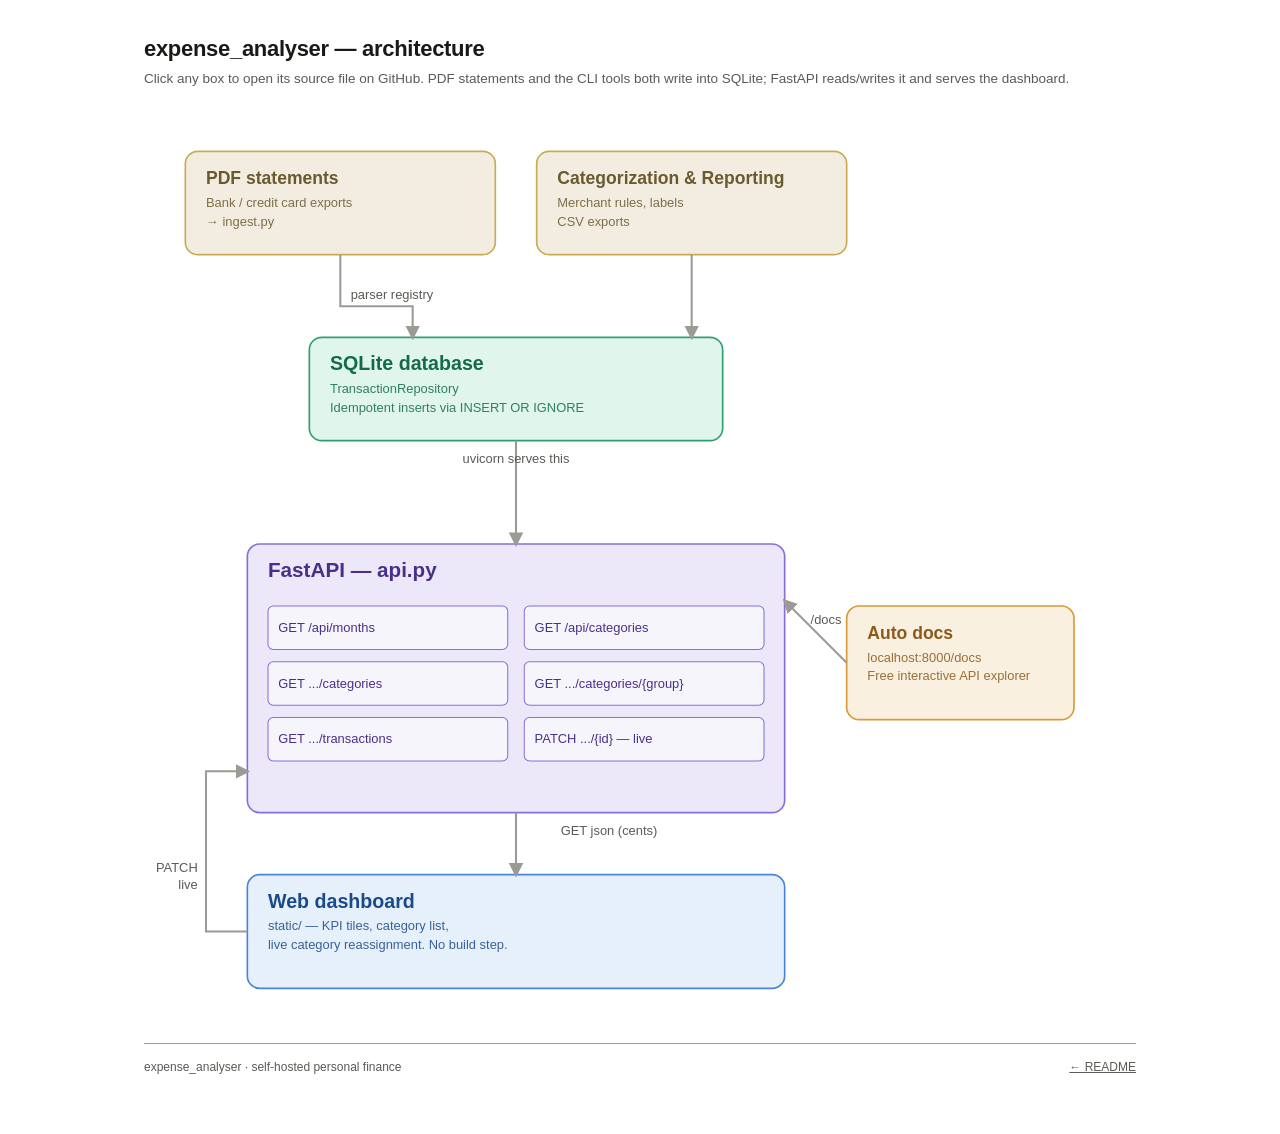
<file: docs/architecture.html>
<!DOCTYPE html>
<html lang="en">
<head>
<meta charset="UTF-8">
<meta name="viewport" content="width=device-width, initial-scale=1.0">
<title>expense_analyser — architecture</title>
<style>
  * { box-sizing: border-box; margin: 0; padding: 0; }

  :root {
    --bg: #ffffff;
    --text1: #1a1916;
    --text2: #5c5a55;
    --arrow: #9c9a94;

    --tan-bg: #f2ede0; --tan-border: #c9ab52; --tan-text: #6b5a2e;
    --teal-bg: #e0f5ec; --teal-border: #2f9e6e; --teal-text: #146b4a;
    --purple-bg: #ece7f9; --purple-border: #8a6fd8; --purple-text: #4a2f8a;
    --blue-bg: #e6f0fb; --blue-border: #4a86d8; --blue-text: #1a4a8a;
    --amber-bg: #faf0e0; --amber-border: #d89a3a; --amber-text: #8a5a1a;
    --sub-bg: rgba(255,255,255,0.6); --sub-border: #8a6fd8;
  }

  @media (prefers-color-scheme: dark) {
    :root {
      --bg: #14130f;
      --text1: #edecea;
      --text2: #9c9a94;
      --arrow: #6c6a64;

      --tan-bg: #2a2418; --tan-border: #a08838; --tan-text: #e0cf8a;
      --teal-bg: #0f2318; --teal-border: #2f9e6e; --teal-text: #7bdcae;
      --purple-bg: #1e1835; --purple-border: #8a6fd8; --purple-text: #c2b0f5;
      --blue-bg: #0f1d35; --blue-border: #4a86d8; --blue-text: #9dc4f5;
      --amber-bg: #2a1e0a; --amber-border: #d89a3a; --amber-text: #f0be7a;
      --sub-bg: rgba(0,0,0,0.3); --sub-border: #8a6fd8;
    }
  }

  html { background: var(--bg); }
  body {
    max-width: 1040px; margin: 0 auto; padding: 36px 24px 60px;
    font-family: -apple-system, BlinkMacSystemFont, 'Segoe UI', sans-serif;
    color: var(--text1);
  }
  header { margin-bottom: 20px; }
  h1 { font-size: 22px; font-weight: 600; letter-spacing: -0.3px; }
  .sub { font-size: 13.5px; color: var(--text2); margin-top: 6px; line-height: 1.6; }
  svg text { font-family: -apple-system, BlinkMacSystemFont, 'Segoe UI', sans-serif; }
  svg a { cursor: pointer; }
  svg a:hover rect.node-box { filter: brightness(0.96); }
  @media (prefers-color-scheme: dark) { svg a:hover rect.node-box { filter: brightness(1.25); } }
  footer { margin-top: 20px; padding-top: 16px; border-top: 1px solid var(--arrow); font-size: 12px; color: var(--text2); display: flex; justify-content: space-between; flex-wrap: wrap; gap: 8px; }
  footer a { color: var(--text2); }
</style>
</head>
<body>

<header>
  <h1>expense_analyser — architecture</h1>
  <p class="sub">Click any box to open its source file on GitHub. PDF statements and the CLI tools both write into SQLite; FastAPI reads/writes it and serves the dashboard.</p>
</header>

<svg viewBox="0 0 1000 900" style="width: 100%; height: auto;" id="diagram"></svg>

<footer>
  <span>expense_analyser · self-hosted personal finance</span>
  <div><a href="../README.md">← README</a></div>
</footer>

<script>
const NS = "http://www.w3.org/2000/svg";
function el(tag, attrs = {}, parent) {
  const e = document.createElementNS(NS, tag);
  for (const [k, v] of Object.entries(attrs)) e.setAttribute(k, v);
  if (parent) parent.appendChild(e);
  return e;
}

const svg = document.getElementById("diagram");

// Arrowhead marker
const defs = el("defs", {}, svg);
const marker = el("marker", {
  id: "arrow", viewBox: "0 0 10 10", refX: "8", refY: "5",
  markerWidth: "7", markerHeight: "7", orient: "auto-start-reverse",
}, defs);
el("path", { d: "M 0 0 L 10 5 L 0 10 z", fill: "var(--arrow)" }, marker);

function connector(pathData) {
  el("path", { d: pathData, fill: "none", stroke: "var(--arrow)", "stroke-width": 2, "marker-end": "url(#arrow)" }, svg);
}

function label(x, y, text, anchor = "middle") {
  const t = el("text", { x, y, "text-anchor": anchor, "font-size": 12.5, fill: "var(--text2)", "font-family": "ui-monospace, monospace" }, svg);
  t.textContent = text;
  return t;
}

function node({ x, y, w, h, color, title, sub, href, titleSize = 17 }) {
  const a = el("a", { href }, svg);
  const g = el("g", {}, a);
  el("rect", {
    class: "node-box", x, y, width: w, height: h, rx: 12,
    fill: `var(--${color}-bg)`, stroke: `var(--${color}-border)`, "stroke-width": 1.6,
  }, g);
  const t1 = el("text", { x: x + 20, y: y + 32, "font-size": titleSize, "font-weight": 700, fill: `var(--${color}-text)` }, g);
  t1.textContent = title;
  sub.forEach((line, i) => {
    const t2 = el("text", { x: x + 20, y: y + 54 + i * 18, "font-size": 12.5, fill: `var(--${color}-text)`, opacity: 0.85 }, g);
    t2.textContent = line;
  });
  return { x, y, w, h, cx: x + w / 2, cy: y + h / 2 };
}

function subBox(x, y, w, h, text) {
  el("rect", { x, y, width: w, height: h, rx: 5, fill: "var(--sub-bg)", stroke: "var(--sub-border)", "stroke-width": 1 }, svg);
  const t = el("text", { x: x + 10, y: y + h / 2 + 4, "font-size": 12.5, fill: "var(--purple-text)", "font-family": "ui-monospace, monospace" }, svg);
  t.textContent = text;
}

// ---- Layout ----
const pdf = node({
  x: 40, y: 40, w: 300, h: 100, color: "tan",
  title: "PDF statements", sub: ["Bank / credit card exports", "→ ingest.py"],
  href: "https://github.com/DevikaVishnu/expense_analyser/blob/main/expense_analyser/ingest.py",
});

const cli = node({
  x: 380, y: 40, w: 300, h: 100, color: "tan",
  title: "Categorization & Reporting", sub: ["Merchant rules, labels", "CSV exports"],
  href: "https://github.com/DevikaVishnu/expense_analyser/blob/main/expense_analyser/categorization.py",
});

const store = node({
  x: 160, y: 220, w: 400, h: 100, color: "teal", titleSize: 19,
  title: "SQLite database", sub: ["TransactionRepository", "Idempotent inserts via INSERT OR IGNORE"],
  href: "https://github.com/DevikaVishnu/expense_analyser/blob/main/expense_analyser/storage.py",
});

const api = node({
  x: 100, y: 420, w: 520, h: 260, color: "purple", titleSize: 20,
  title: "FastAPI — api.py", sub: [],
  href: "https://github.com/DevikaVishnu/expense_analyser/blob/main/expense_analyser/api.py",
});
const eps = [
  "GET /api/months", "GET /api/categories",
  "GET .../categories", "GET .../categories/{group}",
  "GET .../transactions", "PATCH .../{id} — live",
];
const epW = 232, epH = 42, epGapX = 16, epGapY = 12;
eps.forEach((e, i) => {
  const col = i % 2, row = Math.floor(i / 2);
  subBox(api.x + 20 + col * (epW + epGapX), api.y + 60 + row * (epH + epGapY), epW, epH, e);
});

const docs = node({
  x: 680, y: 480, w: 220, h: 110, color: "amber",
  title: "Auto docs", sub: ["localhost:8000/docs", "Free interactive API explorer"],
  href: "http://127.0.0.1:8000/docs",
});

const ui = node({
  x: 100, y: 740, w: 520, h: 110, color: "blue", titleSize: 19,
  title: "Web dashboard", sub: ["static/ — KPI tiles, category list,", "live category reassignment. No build step."],
  href: "https://github.com/DevikaVishnu/expense_analyser/blob/main/expense_analyser/static/app.js",
});

// ---- Connectors ----
const pdfEntryX = 260;
connector(`M ${pdf.cx} ${pdf.y + pdf.h} L ${pdf.cx} 190 L ${pdfEntryX} 190 L ${pdfEntryX} ${store.y}`);
connector(`M ${cli.cx} ${cli.y + cli.h} L ${cli.cx} ${store.y}`);
label(pdf.cx + 10, 183, "parser registry", "start");

connector(`M ${store.cx} ${store.y + store.h} L ${store.cx} ${api.y}`);
label(store.cx, store.y + store.h + 22, "uvicorn serves this");

connector(`M ${docs.x} ${docs.cy} L ${api.x + api.w} ${api.y + 55}`);
label((docs.x + api.x + api.w) / 2 + 10, (docs.cy + api.y + 55) / 2 - 8, "/docs");

connector(`M ${api.cx} ${api.y + api.h} L ${api.cx} ${ui.y}`);
label(api.cx + 90, api.y + api.h + 22, "GET json (cents)");

// Return path for PATCH, routed down the left margin
const returnX = 60;
connector(`M ${ui.x} ${ui.cy} L ${returnX} ${ui.cy} L ${returnX} ${api.y + api.h - 40} L ${api.x} ${api.y + api.h - 40}`);
label(returnX - 8, (ui.cy + api.y + api.h) / 2, "PATCH", "end");
label(returnX - 8, (ui.cy + api.y + api.h) / 2 + 16, "live", "end");

// Fit viewBox to content
const pad = 30;
svg.setAttribute("viewBox", `0 ${0} 960 ${ui.y + ui.h + pad}`);
</script>

</body>
</html>
</file>
